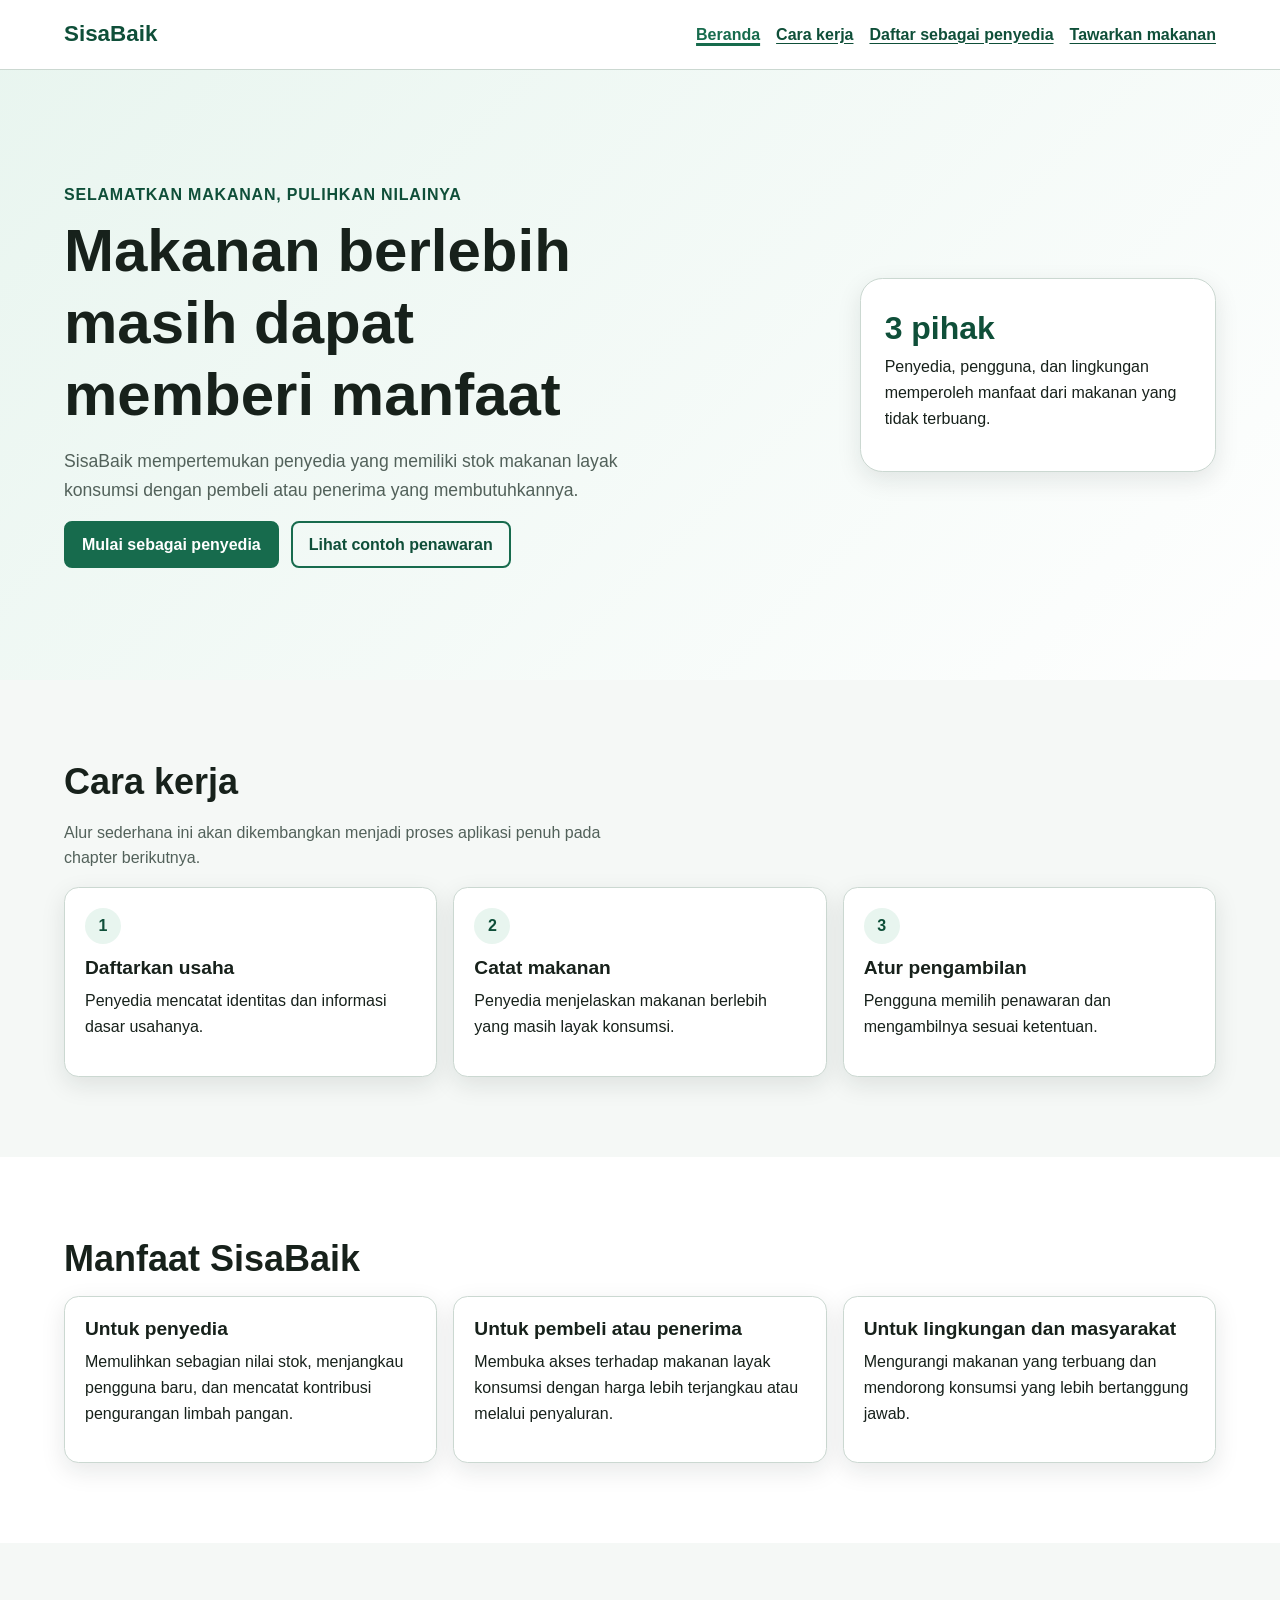
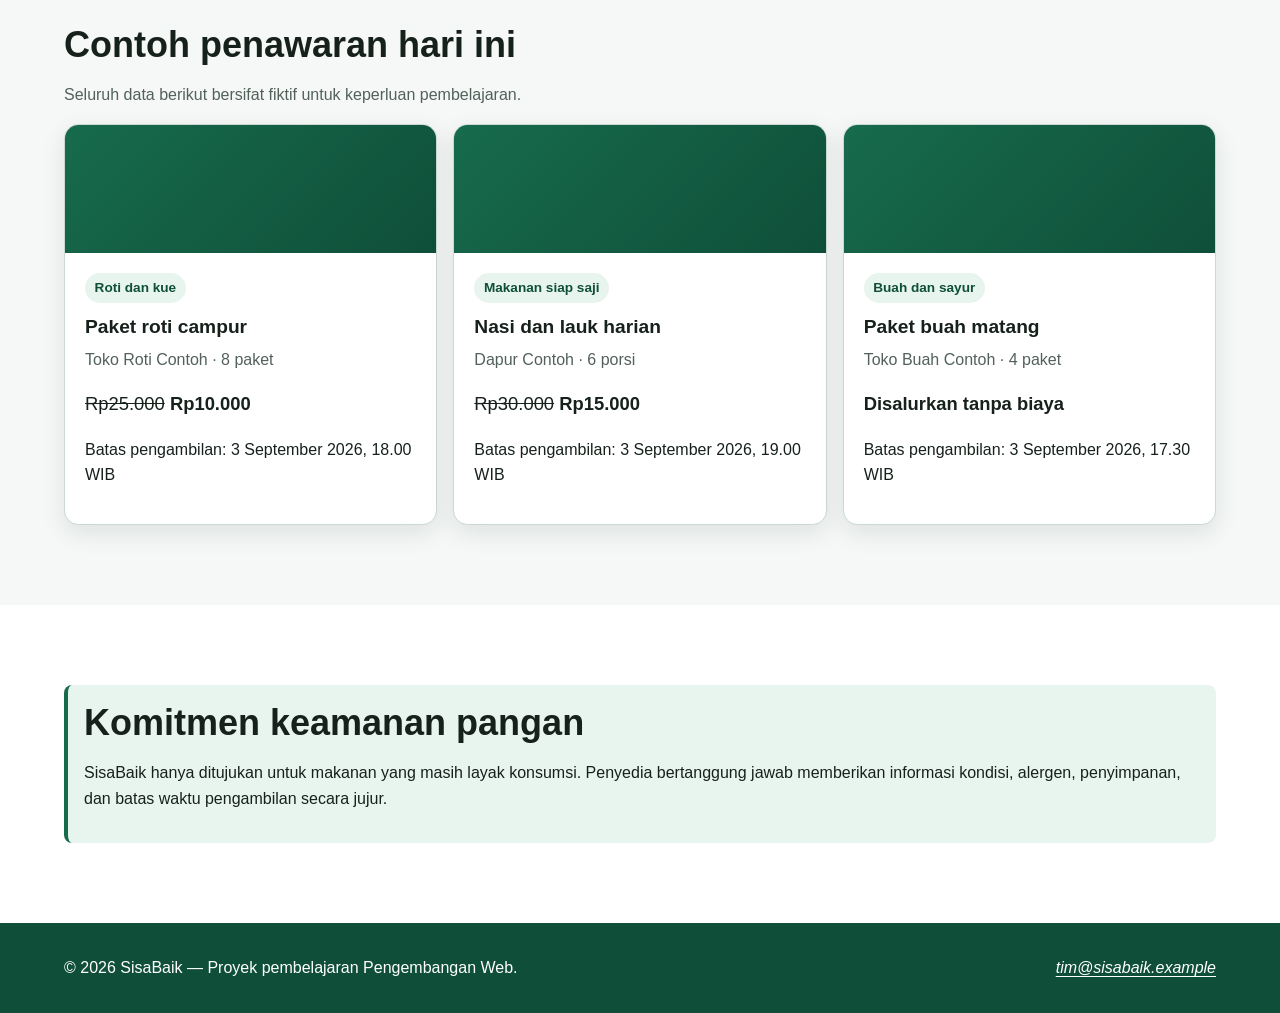
<file: index.html>
<!doctype html>
<html lang="id">
 <head>
 <meta charset="utf-8">
 <meta name="viewport" content="width=device-width, initial-scale=1">
 <meta name="description" content="SisaBaik membantu penyedia menawarkan makanan berlebih agar tetap bernilai,
terjangkau, dan tidak terbuang.">
 <title>Beranda | SisaBaik</title>
 <link rel="stylesheet" href="styles.css">
 </head>
 <body>
 <a class="skip-link" href="#konten-utama">Lewati ke konten utama</a>
 <header class="site-header">
 <div class="container header-layout">
 <p class="brand">SisaBaik</p>
 <nav aria-label="Navigasi utama">
 <ul class="nav-list">
 <li><a href="index.html" aria-current="page">Beranda</a></li>
 <li><a href="#cara-kerja">Cara kerja</a></li>
 <li><a href="daftar-penyedia.html">Daftar sebagai penyedia</a></li>
 <li><a href="tawarkan-makanan.html">Tawarkan makanan</a></li>
 </ul>
 </nav>
 </div>
 </header>
 <main id="konten-utama" tabindex="-1">
 <section class="hero" aria-labelledby="judul-utama">
 <div class="container hero-layout">
 <div>
 <p class="eyebrow">Selamatkan makanan, pulihkan nilainya</p>
 <h1 id="judul-utama">Makanan berlebih masih dapat memberi manfaat</h1>
 <p class="lead">SisaBaik mempertemukan penyedia yang memiliki stok makanan layak konsumsi dengan pembeli
atau penerima yang membutuhkannya.</p>
 <div class="button-group">
 <a class="button" href="daftar-penyedia.html">Mulai sebagai penyedia</a>
 <a class="button button-secondary" href="#penawaran-contoh">Lihat contoh penawaran</a>
</div>
 </div>
 <aside class="hero-panel" aria-label="Ringkasan manfaat SisaBaik">
 <strong>3 pihak</strong>
 <p>Penyedia, pengguna, dan lingkungan memperoleh manfaat dari makanan yang tidak terbuang.</p>
 </aside>
 </div>
 </section>
 <section class="section" id="cara-kerja" aria-labelledby="judul-cara-kerja">
 <div class="container">
 <h2 id="judul-cara-kerja">Cara kerja</h2>
 <p class="section-intro">Alur sederhana ini akan dikembangkan menjadi proses aplikasi penuh pada chapter
berikutnya.</p>
 <div class="steps-grid">
 <article class="card">
 <span class="step-number" aria-hidden="true">1</span>
 <h3>Daftarkan usaha</h3>
 <p>Penyedia mencatat identitas dan informasi dasar usahanya.</p>
 </article>
 <article class="card">
 <span class="step-number" aria-hidden="true">2</span>
 <h3>Catat makanan</h3>
 <p>Penyedia menjelaskan makanan berlebih yang masih layak konsumsi.</p>
 </article>
 <article class="card">
 <span class="step-number" aria-hidden="true">3</span>
 <h3>Atur pengambilan</h3>
 <p>Pengguna memilih penawaran dan mengambilnya sesuai ketentuan.</p>
 </article>
 </div>
 </div>
 </section>
 <section class="section section-alt" aria-labelledby="judul-manfaat">
 <div class="container">
 <h2 id="judul-manfaat">Manfaat SisaBaik</h2>
 <div class="benefit-grid">
 <article class="card">
 <h3>Untuk penyedia</h3>
 <p>Memulihkan sebagian nilai stok, menjangkau pengguna baru, dan mencatat kontribusi pengurangan limbah
pangan.</p>
 </article>
 <article class="card">
 <h3>Untuk pembeli atau penerima</h3>
 <p>Membuka akses terhadap makanan layak konsumsi dengan harga lebih terjangkau atau melalui
penyaluran.</p>
 </article>
 <article class="card">
 <h3>Untuk lingkungan dan masyarakat</h3>
 <p>Mengurangi makanan yang terbuang dan mendorong konsumsi yang lebih bertanggung jawab.</p>
 </article>
 </div>
 </div>
 </section>
 <section class="section" id="penawaran-contoh" aria-labelledby="judul-penawaran">
 <div class="container">
 <h2 id="judul-penawaran">Contoh penawaran hari ini</h2>
 <p class="section-intro">Seluruh data berikut bersifat fiktif untuk keperluan pembelajaran.</p>
 <div class="offer-grid">
 <article class="offer-card">
 <div class="offer-card__visual" aria-hidden="true"></div>
 <div class="offer-card__content">
 <span class="badge">Roti dan kue</span>
 <h3>Paket roti campur</h3>
 <p class="offer-card__meta">Toko Roti Contoh · <data value="8">8 paket</data></p>
 <p class="offer-card__price"><del>Rp25.000</del> <strong>Rp10.000</strong></p>
 <p>Batas pengambilan: <time datetime="2026-09-03T18:00:00+07:00">3 September 2026, 18.00
WIB</time></p>
 </div>
 </article>
 <article class="offer-card">
 <div class="offer-card__visual" aria-hidden="true"></div>
 <div class="offer-card__content">
 <span class="badge">Makanan siap saji</span>
<h3>Nasi dan lauk harian</h3>
 <p class="offer-card__meta">Dapur Contoh · <data value="6">6 porsi</data></p>
 <p class="offer-card__price"><del>Rp30.000</del> <strong>Rp15.000</strong></p>
 <p>Batas pengambilan: <time datetime="2026-09-03T19:00:00+07:00">3 September 2026, 19.00
WIB</time></p>
 </div>
 </article>
 <article class="offer-card">
 <div class="offer-card__visual" aria-hidden="true"></div>
 <div class="offer-card__content">
 <span class="badge">Buah dan sayur</span>
 <h3>Paket buah matang</h3>
 <p class="offer-card__meta">Toko Buah Contoh · <data value="4">4 paket</data></p>
 <p class="offer-card__price"><strong>Disalurkan tanpa biaya</strong></p>
 <p>Batas pengambilan: <time datetime="2026-09-03T17:30:00+07:00">3 September 2026, 17.30
WIB</time></p>
 </div>
 </article>
 </div>
 </div>
 </section>
 <section class="section section-alt" aria-labelledby="judul-keamanan">
 <div class="container">
 <div class="notice">
 <h2 id="judul-keamanan">Komitmen keamanan pangan</h2>
 <p>SisaBaik hanya ditujukan untuk makanan yang masih layak konsumsi. Penyedia bertanggung jawab memberikan
informasi kondisi, alergen, penyimpanan, dan batas waktu pengambilan secara jujur.</p>
 </div>
 </div>
 </section>
 </main>
 <footer class="site-footer">
 <div class="container footer-layout">
 <p>&copy; 2026 SisaBaik — Proyek pembelajaran Pengembangan Web.</p>
 <address><a href="mailto:tim@sisabaik.example">tim@sisabaik.example</a></address>
 </div>
 </footer>
 </body>
</html>
</file>
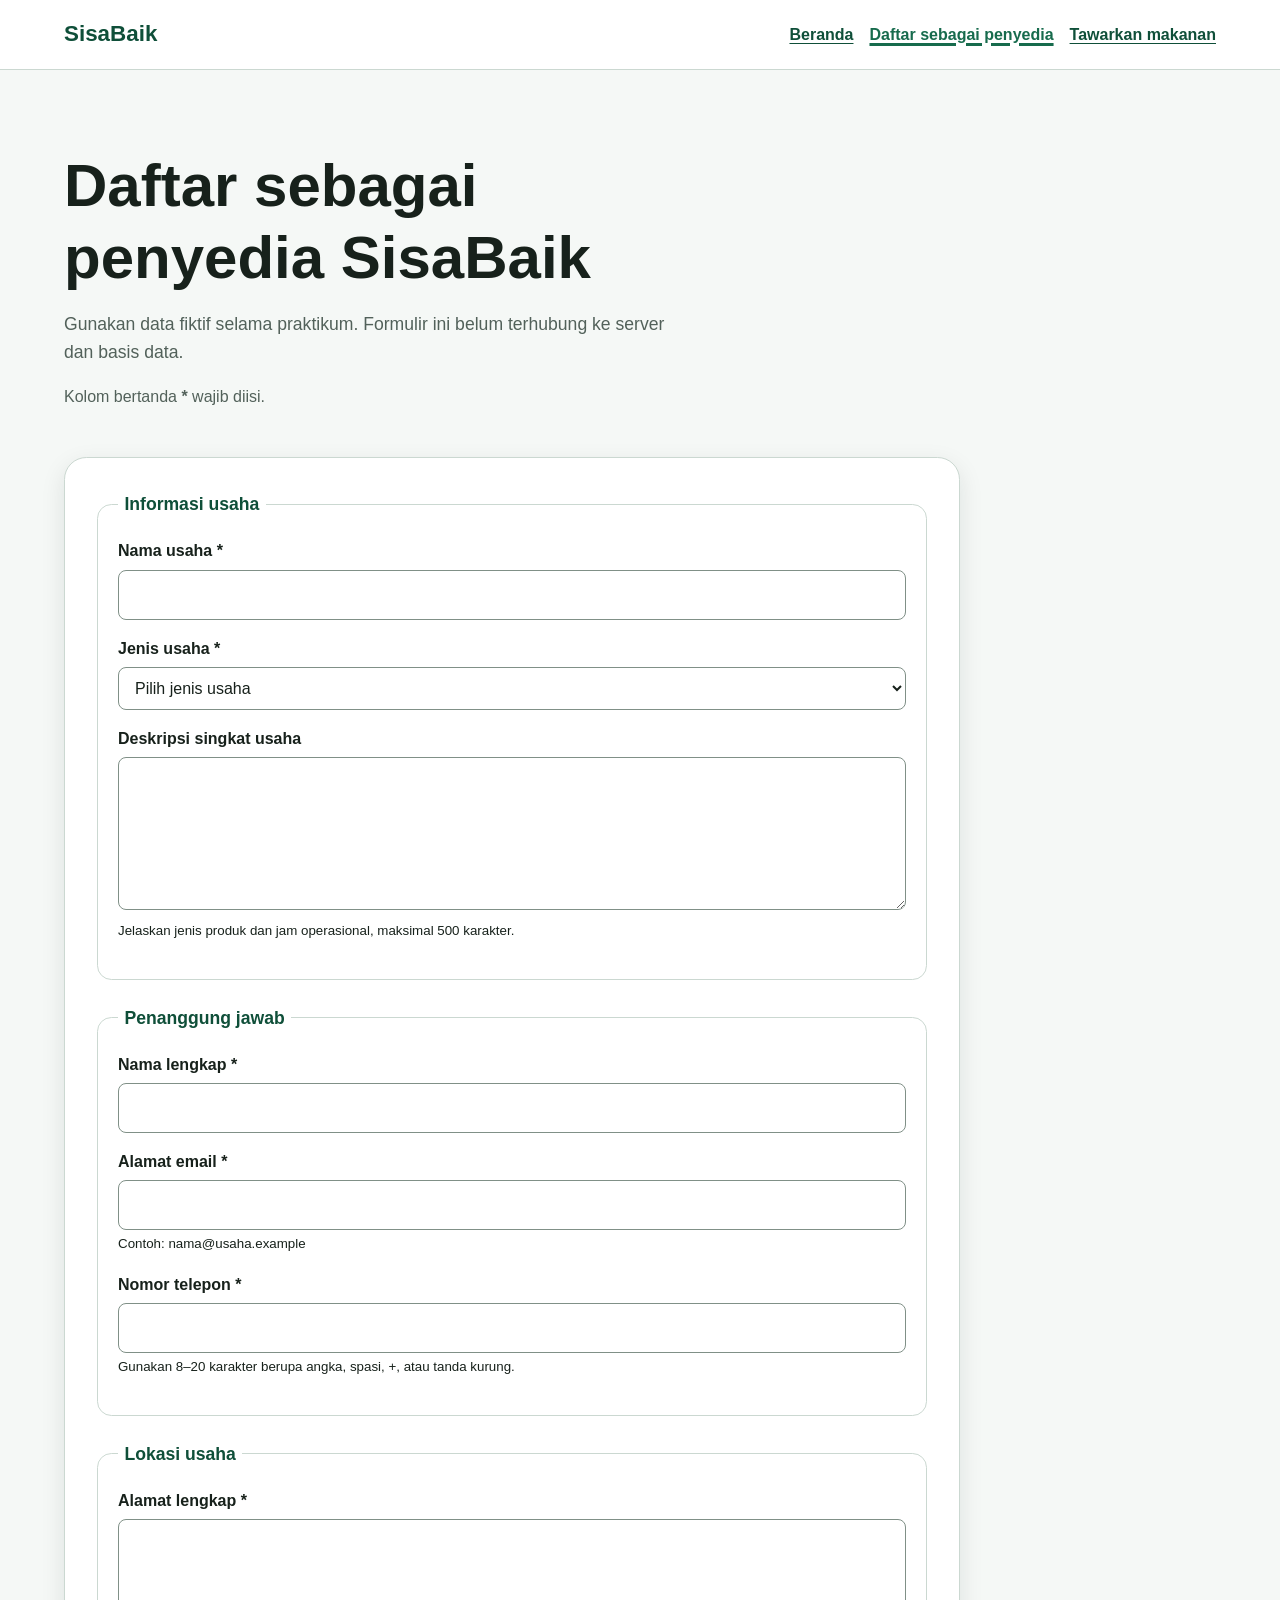
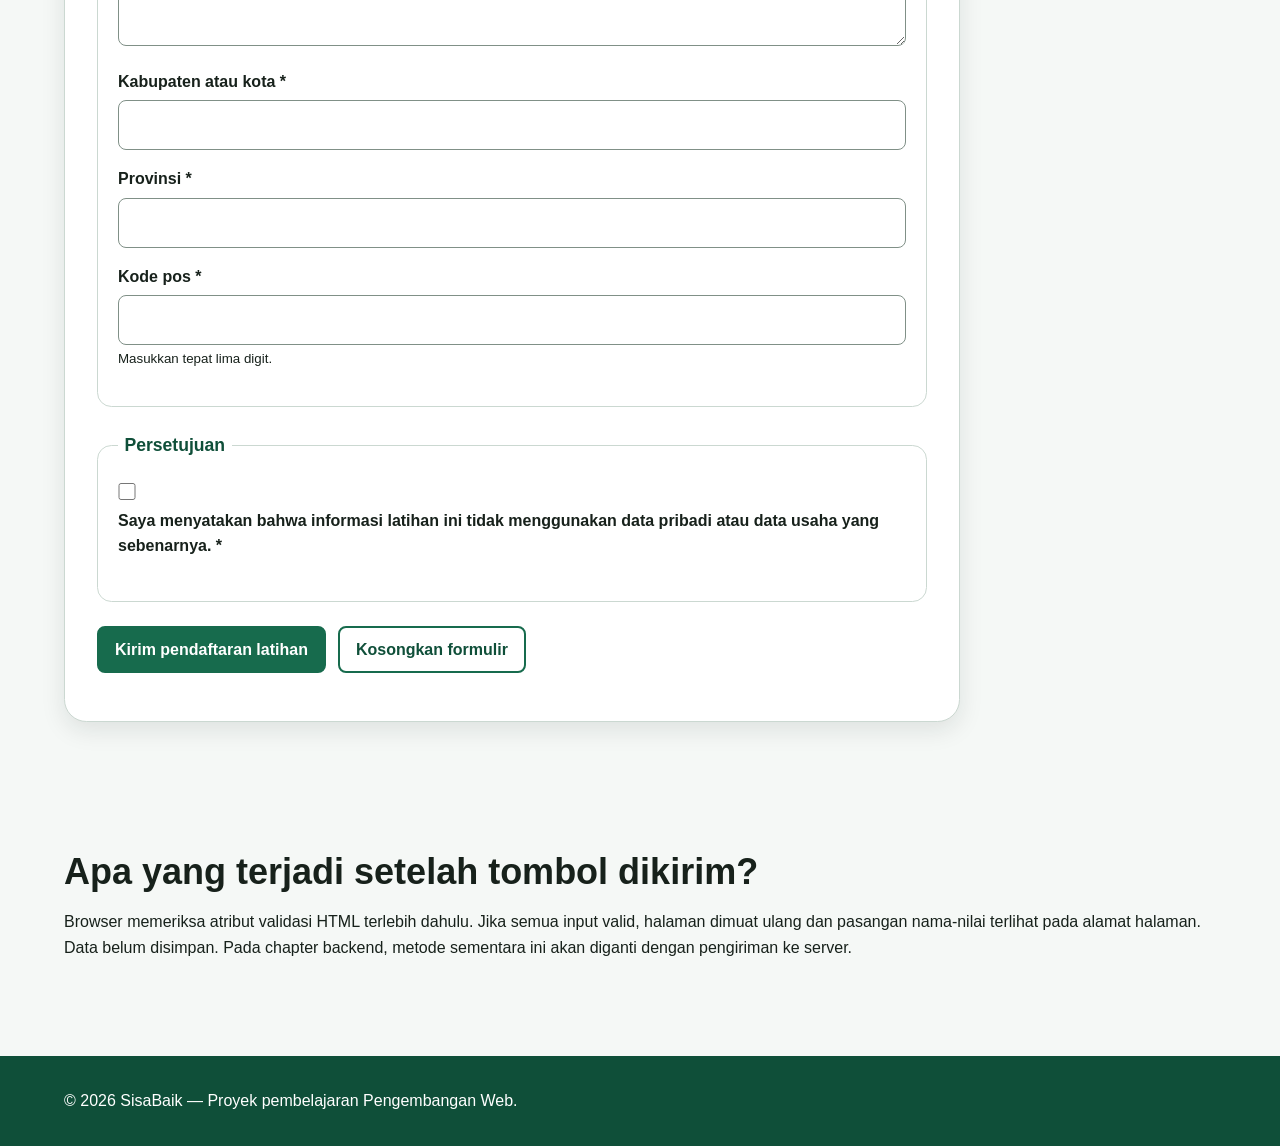
<file: daftar-penyedia.html>
<!doctype html>
<html lang="id">
 <head>
 <meta charset="utf-8">
 <meta name="viewport" content="width=device-width, initial-scale=1">
 <meta
 name="description"
 content="Formulir prototipe untuk mendaftarkan usaha sebagai penyedia makanan di SisaBaik."
 >
 <title>Daftar Penyedia | SisaBaik</title>
 <link rel="stylesheet" href="styles.css">
 </head>
 <body>
 <a class="skip-link" href="#konten-utama">Lewati ke konten utama</a>
 <header class="site-header">
 <div class="container header-layout">
 <p class="brand">SisaBaik</p>
 <nav aria-label="Navigasi utama">
 <ul class="nav-list">
 <li><a href="index.html">Beranda</a></li>
 <li>
 <a href="daftar-penyedia.html" aria-current="page">
 Daftar sebagai penyedia
 </a>
 </li>
 <li><a href="tawarkan-makanan.html">Tawarkan makanan</a></li>
 </ul>
 </nav>
 </div>
 </header>
 <main class="container" id="konten-utama" tabindex="-1">
 <div class="page-heading">
 <h1>Daftar sebagai penyedia SisaBaik</h1>
 <p class="lead">
Gunakan data fiktif selama praktikum. Formulir ini belum terhubung ke
 server dan basis data.
 </p>
 <p class="required-note" id="petunjuk-wajib">Kolom bertanda <strong>*</strong> wajib diisi.</p>
 </div>
 <form
 class="form-card"
 action="daftar-penyedia.html"
 method="get"
 aria-describedby="petunjuk-wajib"
 >
 <fieldset class="form-section">
 <legend>Informasi usaha</legend>
 <p>
 <label for="nama-usaha">Nama usaha *</label><br>
 <input
 type="text"
 id="nama-usaha"
 name="nama_usaha"
 autocomplete="organization"
 minlength="3"
 maxlength="100"
 required
 >
 </p>
 <p>
 <label for="jenis-usaha">Jenis usaha *</label><br>
 <select id="jenis-usaha" name="jenis_usaha" required>
 <option value="">Pilih jenis usaha</option>
 <option value="restoran">Restoran</option>
 <option value="toko-roti">Toko roti</option>
 <option value="katering">Katering</option>
 <option value="ritel">Toko ritel</option>
<option value="hotel">Hotel atau penginapan</option>
 <option value="lainnya">Lainnya</option>
 </select>
 </p>
 <p>
 <label for="deskripsi-usaha">Deskripsi singkat usaha</label><br>
 <textarea
 id="deskripsi-usaha"
 name="deskripsi_usaha"
 rows="5"
 maxlength="500"
 aria-describedby="bantuan-deskripsi"
 ></textarea><br>
 <small id="bantuan-deskripsi">
 Jelaskan jenis produk dan jam operasional, maksimal 500 karakter.
 </small>
 </p>
 </fieldset>
 <fieldset class="form-section">
 <legend>Penanggung jawab</legend>
 <p>
 <label for="nama-penanggung-jawab">Nama lengkap *</label><br>
 <input
 type="text"
 id="nama-penanggung-jawab"
 name="nama_penanggung_jawab"
 autocomplete="name"
 minlength="3"
 maxlength="100"
 required
 >
 </p>
<p>
 <label for="email">Alamat email *</label><br>
 <input
 type="email"
 id="email"
 name="email"
 autocomplete="email"
 maxlength="254"
 aria-describedby="bantuan-email"
 required
 ><br>
 <small id="bantuan-email">Contoh: nama@usaha.example</small>
 </p>
 <p>
 <label for="telepon">Nomor telepon *</label><br>
 <input
 type="tel"
 id="telepon"
 name="telepon"
 autocomplete="tel"
 inputmode="tel"
 pattern="[0-9+() ]{8,20}"
 aria-describedby="bantuan-telepon"
 required
 ><br>
 <small id="bantuan-telepon">
 Gunakan 8–20 karakter berupa angka, spasi, +, atau tanda kurung.
 </small>
 </p>
 </fieldset>
 <fieldset class="form-section">
 <legend>Lokasi usaha</legend>
 <p>
<label for="alamat">Alamat lengkap *</label><br>
 <textarea
 id="alamat"
 name="alamat"
 rows="4"
 autocomplete="street-address"
 minlength="10"
 maxlength="250"
 required
 ></textarea>
 </p>
 <p>
 <label for="kota">Kabupaten atau kota *</label><br>
 <input
 type="text"
 id="kota"
 name="kota"
 autocomplete="address-level2"
 maxlength="100"
 required
 >
 </p>
 <p>
 <label for="provinsi">Provinsi *</label><br>
 <input
 type="text"
 id="provinsi"
 name="provinsi"
 autocomplete="address-level1"
 maxlength="100"
 required
 >
 </p>
<p>
 <label for="kode-pos">Kode pos *</label><br>
 <input
 type="text"
 id="kode-pos"
 name="kode_pos"
 autocomplete="postal-code"
 inputmode="numeric"
 pattern="[0-9]{5}"
 aria-describedby="bantuan-kode-pos"
 required
 ><br>
 <small id="bantuan-kode-pos">Masukkan tepat lima digit.</small>
 </p>
 </fieldset>
 <fieldset class="form-section">
 <legend>Persetujuan</legend>
 <p>
 <input
 type="checkbox"
 id="persetujuan"
 name="persetujuan"
 value="setuju"
 required
 >
 <label for="persetujuan">
 Saya menyatakan bahwa informasi latihan ini tidak menggunakan
 data pribadi atau data usaha yang sebenarnya. *
 </label>
 </p>
 </fieldset>
 <p class="form-actions">
 <button class="button" type="submit">Kirim pendaftaran latihan</button>
 <button class="button button-secondary" type="reset">Kosongkan formulir</button>
</p>
 </form>
 <section class="section" aria-labelledby="catatan-prototipe">
 <h2 id="catatan-prototipe">Apa yang terjadi setelah tombol dikirim?</h2>
 <p>
 Browser memeriksa atribut validasi HTML terlebih dahulu. Jika semua
 input valid, halaman dimuat ulang dan pasangan nama-nilai terlihat
 pada alamat halaman. Data belum disimpan. Pada chapter backend,
 metode sementara ini akan diganti dengan pengiriman ke server.
 </p>
 </section>
 </main>
 <footer class="site-footer">
 <div class="container footer-layout">
 <p>&copy; 2026 SisaBaik — Proyek pembelajaran Pengembangan Web.</p>
 </div>
 </footer>
 </body>
</html>
</file>
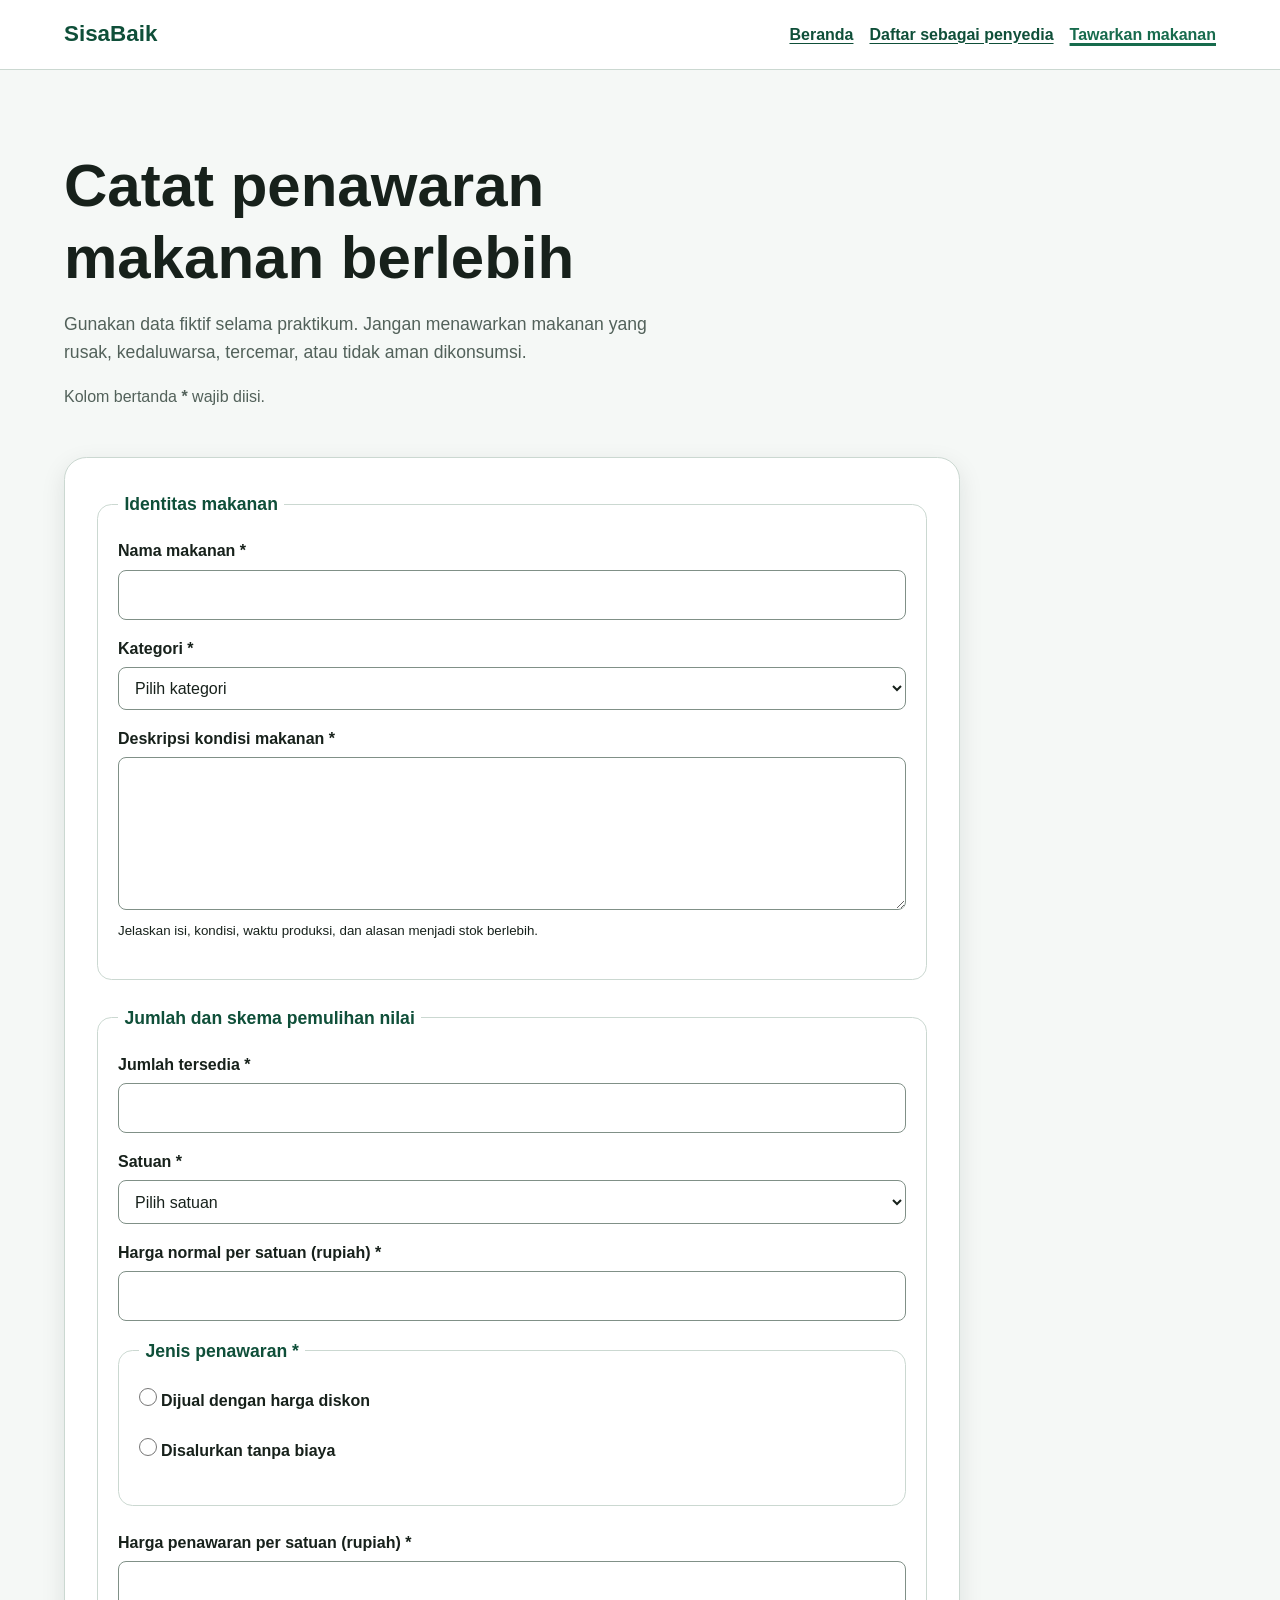
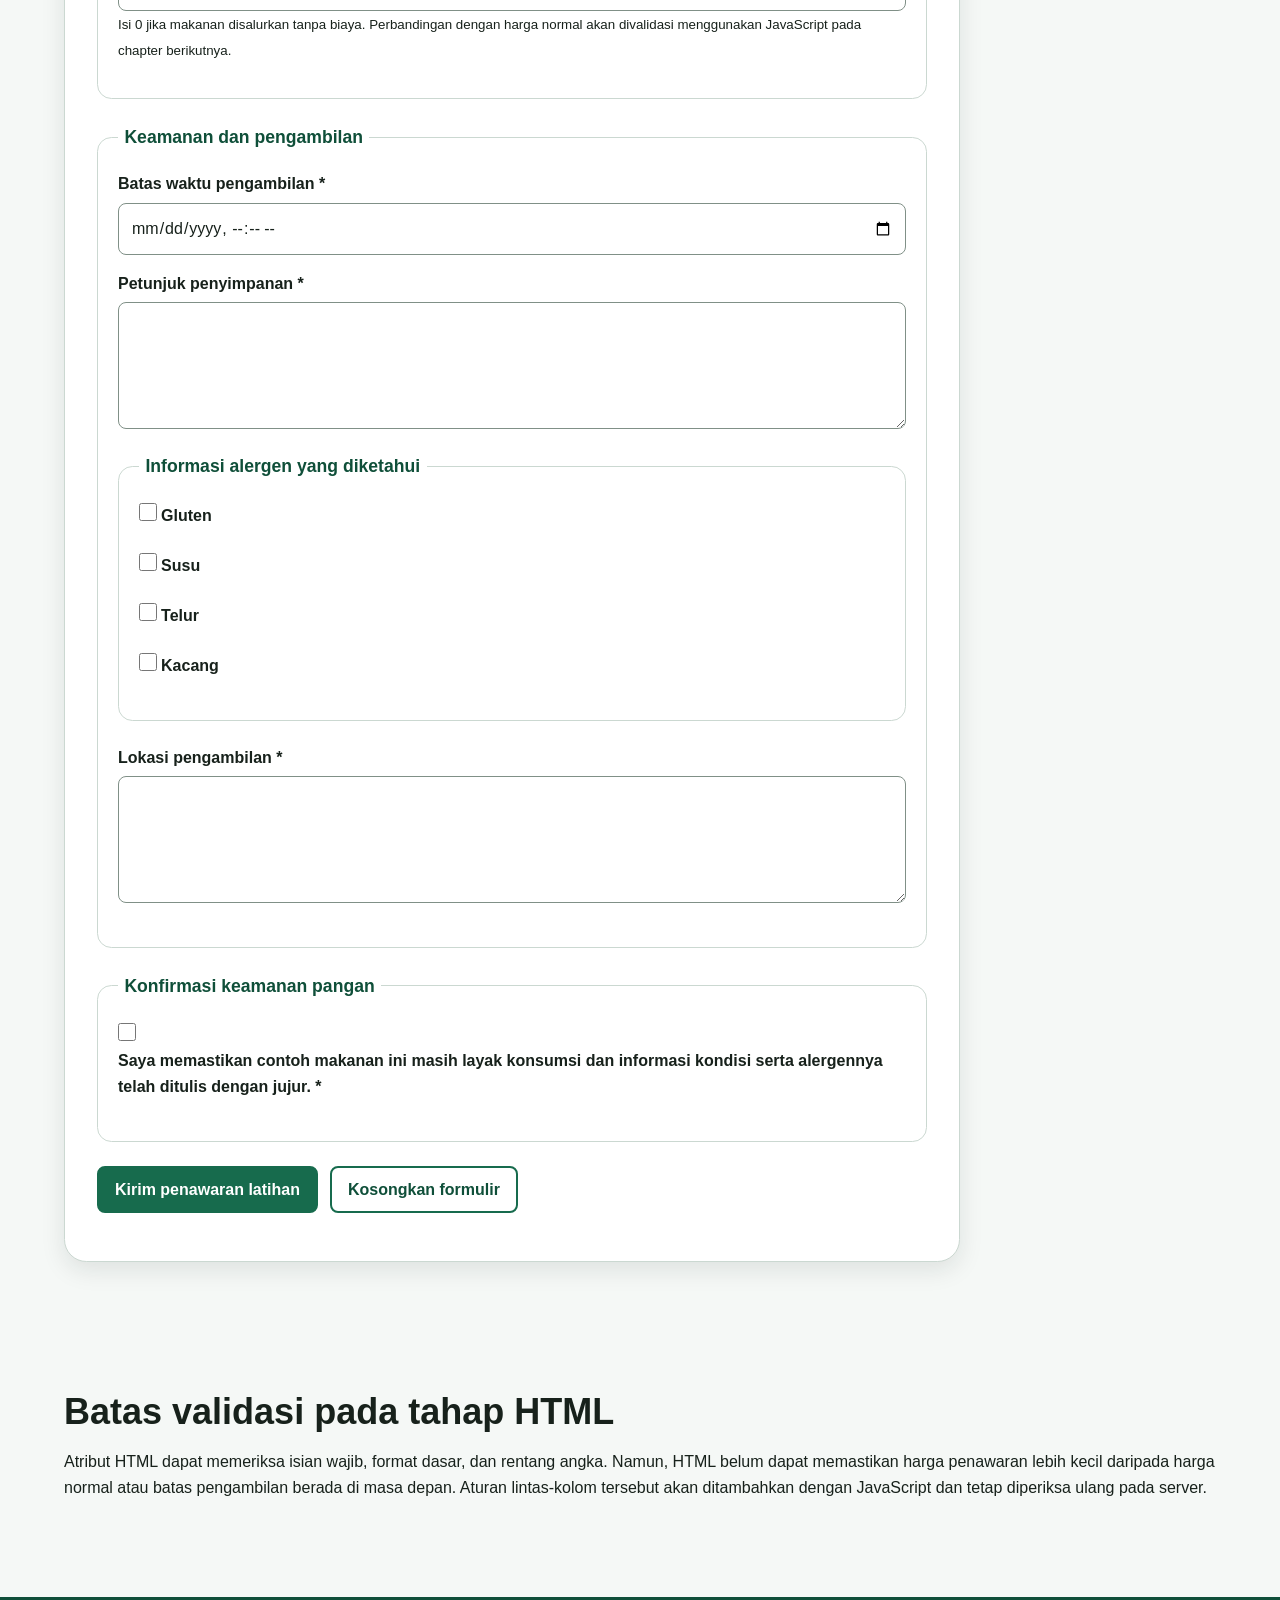
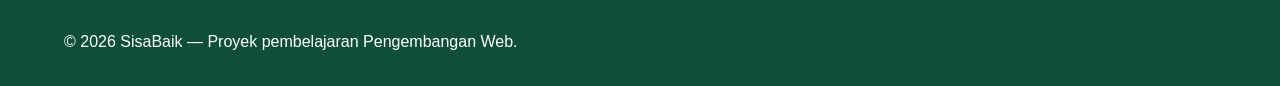
<file: tawarkan-makanan.html>
<!doctype html>
<html lang="id">
 <head>
 <meta charset="utf-8">
 <meta name="viewport" content="width=device-width, initial-scale=1">
 <meta
 name="description"
 content="Formulir prototipe untuk mencatat makanan berlebih yang akan ditawarkan melalui SisaBaik."
 >
 <title>Tawarkan Makanan | SisaBaik</title>
 <link rel="stylesheet" href="styles.css">
 </head>
 <body>
 <a class="skip-link" href="#konten-utama">Lewati ke konten utama</a>
 <header class="site-header">
 <div class="container header-layout">
 <p class="brand">SisaBaik</p>
 <nav aria-label="Navigasi utama">
 <ul class="nav-list">
 <li><a href="index.html">Beranda</a></li>
 <li><a href="daftar-penyedia.html">Daftar sebagai penyedia</a></li>
 <li>
 <a href="tawarkan-makanan.html" aria-current="page">
 Tawarkan makanan
 </a>
 </li>
 </ul>
 </nav>
 </div>
 </header>
 <main class="container" id="konten-utama" tabindex="-1">
 <div class="page-heading">
 <h1>Catat penawaran makanan berlebih</h1>
 <p class="lead">
Gunakan data fiktif selama praktikum. Jangan menawarkan makanan yang
 rusak, kedaluwarsa, tercemar, atau tidak aman dikonsumsi.
 </p>
 <p class="required-note" id="petunjuk-wajib">Kolom bertanda <strong>*</strong> wajib diisi.</p>
 </div>
 <form
 class="form-card"
 action="tawarkan-makanan.html"
 method="get"
 aria-describedby="petunjuk-wajib"
 >
 <fieldset class="form-section">
 <legend>Identitas makanan</legend>
 <p>
 <label for="nama-makanan">Nama makanan *</label><br>
 <input
 type="text"
 id="nama-makanan"
 name="nama_makanan"
 minlength="3"
 maxlength="120"
 required
 >
 </p>
 <p>
 <label for="kategori">Kategori *</label><br>
 <select id="kategori" name="kategori" required>
 <option value="">Pilih kategori</option>
 <option value="makanan-siap-saji">Makanan siap saji</option>
 <option value="roti-kue">Roti atau kue</option>
 <option value="buah-sayur">Buah atau sayur</option>
 <option value="minuman">Minuman</option>
 <option value="bahan-pangan">Bahan pangan</option>
 <option value="lainnya">Lainnya</option>
 </select>
 </p>
 <p>
 <label for="deskripsi-makanan">Deskripsi kondisi makanan *</label><br>
 <textarea
 id="deskripsi-makanan"
 name="deskripsi_makanan"
 rows="5"
 minlength="20"
 maxlength="600"
 aria-describedby="bantuan-deskripsi-makanan"
 required
 ></textarea><br>
 <small id="bantuan-deskripsi-makanan">
 Jelaskan isi, kondisi, waktu produksi, dan alasan menjadi stok berlebih.
 </small>
 </p>
 </fieldset>
 <fieldset class="form-section">
 <legend>Jumlah dan skema pemulihan nilai</legend>
 <p>
 <label for="jumlah">Jumlah tersedia *</label><br>
 <input
 type="number"
 id="jumlah"
 name="jumlah"
 min="1"
 max="1000"
 step="1"
 required
 >
 </p>
<p>
 <label for="satuan">Satuan *</label><br>
 <select id="satuan" name="satuan" required>
 <option value="">Pilih satuan</option>
 <option value="porsi">Porsi</option>
 <option value="paket">Paket</option>
 <option value="buah">Buah</option>
 <option value="kilogram">Kilogram</option>
 <option value="liter">Liter</option>
 </select>
 </p>
 <p>
 <label for="harga-normal">Harga normal per satuan (rupiah) *</label><br>
 <input
 type="number"
 id="harga-normal"
 name="harga_normal"
 min="0"
 max="10000000"
 step="500"
 required
 >
 </p>
 <fieldset class="form-section">
 <legend>Jenis penawaran *</legend>
 <p>
 <input
 type="radio"
 id="jenis-diskon"
 name="jenis_penawaran"
 value="diskon"
 required
 >
<label for="jenis-diskon">Dijual dengan harga diskon</label>
 </p>
 <p>
 <input
 type="radio"
 id="jenis-donasi"
 name="jenis_penawaran"
 value="donasi"
 >
 <label for="jenis-donasi">Disalurkan tanpa biaya</label>
 </p>
 </fieldset>
 <p>
 <label for="harga-pemulihan">Harga penawaran per satuan (rupiah) *</label><br>
 <input
 type="number"
 id="harga-pemulihan"
 name="harga_penawaran"
 min="0"
 max="10000000"
 step="500"
 aria-describedby="bantuan-harga"
 required
 ><br>
 <small id="bantuan-harga">
 Isi 0 jika makanan disalurkan tanpa biaya. Perbandingan dengan
 harga normal akan divalidasi menggunakan JavaScript pada chapter berikutnya.
 </small>
 </p>
 </fieldset>
 <fieldset class="form-section">
 <legend>Keamanan dan pengambilan</legend>
 <p>
<label for="batas-pengambilan">Batas waktu pengambilan *</label><br>
 <input
 type="datetime-local"
 id="batas-pengambilan"
 name="batas_pengambilan"
 required
 >
 </p>
 <p>
 <label for="petunjuk-penyimpanan">Petunjuk penyimpanan *</label><br>
 <textarea
 id="petunjuk-penyimpanan"
 name="petunjuk_penyimpanan"
 rows="4"
 minlength="10"
 maxlength="300"
 required
 ></textarea>
 </p>
 <fieldset class="form-section">
 <legend>Informasi alergen yang diketahui</legend>
 <p>
 <input type="checkbox" id="alergen-gluten" name="alergen" value="gluten">
 <label for="alergen-gluten">Gluten</label>
 </p>
 <p>
 <input type="checkbox" id="alergen-susu" name="alergen" value="susu">
 <label for="alergen-susu">Susu</label>
 </p>
 <p>
 <input type="checkbox" id="alergen-telur" name="alergen" value="telur">
 <label for="alergen-telur">Telur</label>
 </p>
 <p>
<input type="checkbox" id="alergen-kacang" name="alergen" value="kacang">
 <label for="alergen-kacang">Kacang</label>
 </p>
 </fieldset>
 <p>
 <label for="lokasi-pengambilan">Lokasi pengambilan *</label><br>
 <textarea
 id="lokasi-pengambilan"
 name="lokasi_pengambilan"
 rows="4"
 autocomplete="street-address"
 minlength="10"
 maxlength="250"
 required
 ></textarea>
 </p>
 </fieldset>
 <fieldset class="form-section">
 <legend>Konfirmasi keamanan pangan</legend>
 <p>
 <input
 type="checkbox"
 id="konfirmasi-keamanan"
 name="konfirmasi_keamanan"
 value="terkonfirmasi"
 required
 >
 <label for="konfirmasi-keamanan">
 Saya memastikan contoh makanan ini masih layak konsumsi dan
 informasi kondisi serta alergennya telah ditulis dengan jujur. *
 </label>
 </p>
 </fieldset>
<p class="form-actions">
 <button class="button" type="submit">Kirim penawaran latihan</button>
 <button class="button button-secondary" type="reset">Kosongkan formulir</button>
 </p>
 </form>
 <section class="section" aria-labelledby="batas-validasi-html">
 <h2 id="batas-validasi-html">Batas validasi pada tahap HTML</h2>
 <p>
 Atribut HTML dapat memeriksa isian wajib, format dasar, dan rentang
 angka. Namun, HTML belum dapat memastikan harga penawaran lebih kecil
 daripada harga normal atau batas pengambilan berada di masa depan.
 Aturan lintas-kolom tersebut akan ditambahkan dengan JavaScript dan
 tetap diperiksa ulang pada server.
 </p>
 </section>
 </main>
 <footer class="site-footer">
 <div class="container footer-layout">
 <p>&copy; 2026 SisaBaik — Proyek pembelajaran Pengembangan Web.</p>
 </div>
 </footer>
 </body>
</file>
<file: styles.css>
:root {
 --color-primary: #176b4d;
 --color-primary-dark: #0f4f39;
 --color-primary-soft: #e8f5ef;
 --color-accent: #f2b84b;
 --color-text: #17211b;
 --color-muted: #52615a;
 --color-surface: #ffffff;
 --color-background: #f5f8f6;
 --color-border: #cbd8d1;
 --color-danger: #a52a2a;
 --shadow-card: 0 0.5rem 1.5rem rgb(23 33 27 / 10%);
 --radius-small: 0.5rem;
 --radius-medium: 0.9rem;
 --radius-large: 1.4rem;
 --content-width: 72rem;
}
*,
*::before,
*::after {
 box-sizing: border-box;
}
html {
 scroll-behavior: smooth;
}
body {
 margin: 0;
 background: var(--color-background);
 color: var(--color-text);
 font-family: Arial, Helvetica, sans-serif;
 font-size: 1rem;
 line-height: 1.6;
}
h1,
h2,
h3,
p {
 margin-block-start: 0;
}
h1,
h2,
h3 {
 line-height: 1.2;
}
h1 {
 max-width: 18ch;
 margin-block-end: 1rem;
 font-size: clamp(2rem, 7vw, 3.75rem);
}
h2 {
 margin-block-end: 1rem;
 font-size: clamp(1.5rem, 4vw, 2.25rem);
}
h3 {
 margin-block-end: 0.6rem;
 font-size: 1.2rem;
}
a {
 color: var(--color-primary-dark);
 text-underline-offset: 0.2em;
}
a:hover {
    text-decoration-thickness: 0.18em;
}
:focus-visible {
 outline: 0.2rem solid var(--color-accent);
 outline-offset: 0.2rem;
}
.skip-link {
 position: absolute;
 inset-block-start: 0.5rem;
 inset-inline-start: 0.5rem;
 z-index: 100;
 padding: 0.7rem 1rem;
 border-radius: var(--radius-small);
 background: var(--color-text);
 color: var(--color-surface);
 transform: translateY(-180%);
}
.skip-link:focus {
 transform: translateY(0);
}
.container {
 width: min(100% - 2rem, var(--content-width));
 margin-inline: auto;
}
.site-header {
 background: var(--color-surface);
 border-block-end: 0.0625rem solid var(--color-border);
}
.header-layout {
 display: flex;
 flex-direction: column;
 gap: 0.75rem;
 padding-block: 1rem;
} 
.brand {
 margin: 0;
 color: var(--color-primary-dark);
 font-size: 1.4rem;
 font-weight: 700;
}
.nav-list {
 display: flex;
 flex-wrap: wrap;
 gap: 0.5rem 1rem;
 margin: 0;
 padding: 0;
 list-style: none;
}
.nav-list a {
 display: inline-block;
 padding-block: 0.35rem;
 font-weight: 700;
}
.nav-list a[aria-current="page"] {
 color: var(--color-primary);
 text-decoration-thickness: 0.2em;
}
.hero {
 padding-block: clamp(3rem, 10vw, 7rem);
 background:
 linear-gradient(135deg, rgb(232 245 239 / 95%), rgb(255 255 255 / 92%));
 }
.hero-layout {
 display: grid;
 gap: 2rem;
 align-items: center;
}
.eyebrow {
 margin-block-end: 0.5rem;
 color: var(--color-primary-dark);
 font-weight: 700;
 letter-spacing: 0.05em;
 text-transform: uppercase;
}
.lead {
 max-width: 62ch;
 color: var(--color-muted);
 font-size: 1.1rem;
}
.hero-panel {
 padding: 1.5rem;
 border: 0.0625rem solid var(--color-border);
 border-radius: var(--radius-large);
 background: var(--color-surface);
 box-shadow: var(--shadow-card);
}
.hero-panel strong {
 display: block;
 color: var(--color-primary-dark);
 font-size: 2rem;
}
.button-group,
.form-actions {
 display: flex;
 flex-wrap: wrap;
 gap: 0.75rem;
 align-items: center;
}
.button {
 display: inline-block;
 padding: 0.75rem 1rem;
 border: 0.125rem solid var(--color-primary);
 border-radius: var(--radius-small);
 background: var(--color-primary);
 color: var(--color-surface);
 font: inherit;
 font-weight: 700;
 line-height: 1.2;
 text-decoration: none;
 cursor: pointer;
}
.button:hover {
 background: var(--color-primary-dark);
 border-color: var(--color-primary-dark);
}
.button-secondary {
 background: transparent;
 color: var(--color-primary-dark);
}
.section {
 padding-block: clamp(2.5rem, 7vw, 5rem);
}
.section-alt {
 background: var(--color-surface);
}
.section-intro {
 max-width: 65ch;
 color: var(--color-muted);
}
.steps-grid,
.benefit-grid,
.offer-grid {
 display: grid;
 grid-template-columns: 1fr;
 gap: 1rem;
}
.card {
 padding: 1.25rem;
 border: 0.0625rem solid var(--color-border);
 border-radius: var(--radius-medium);
 background: var(--color-surface);
 box-shadow: var(--shadow-card);
}
.step-number {
 display: inline-grid;
 width: 2.25rem;
 height: 2.25rem;
 margin-block-end: 0.75rem;
 place-items: center;
 border-radius: 50%;
 background: var(--color-primary-soft);
 color: var(--color-primary-dark);
 font-weight: 700;
}
.offer-card {
 display: flex;
 flex-direction: column;
 overflow: hidden;
 border: 0.0625rem solid var(--color-border);
 border-radius: var(--radius-medium);
 background: var(--color-surface);
 box-shadow: var(--shadow-card);
}
.offer-card__visual {
 min-height: 8rem;
 background: linear-gradient(135deg, var(--color-primary), var(--color-primary-dark));
}
.offer-card__content {
 display: flex;
 flex: 1;
 flex-direction: column;
 padding: 1.25rem;
}
.offer-card__meta {
 color: var(--color-muted);
}
.offer-card__price {
 margin-block-start: auto;
 font-size: 1.15rem;
}
.badge {
 display: inline-block;
 width: fit-content;
 margin-block-end: 0.75rem;

  padding: 0.25rem 0.6rem;
 border-radius: 999px;
 background: var(--color-primary-soft);
 color: var(--color-primary-dark);
 font-size: 0.85rem;
 font-weight: 700;
}
.notice {
 padding: 1rem;
 border-inline-start: 0.3rem solid var(--color-primary);
 border-radius: var(--radius-small);
 background: var(--color-primary-soft);
}
.page-heading {
 padding-block: clamp(2.5rem, 7vw, 5rem) 2rem;
}
.form-card {
 max-width: 56rem;
 margin-block-end: 3rem;
 padding: clamp(1rem, 4vw, 2rem);
 border: 0.0625rem solid var(--color-border);
 border-radius: var(--radius-large);
 background: var(--color-surface);
 box-shadow: var(--shadow-card);
}
.form-section {
 margin: 0 0 1.5rem;
 padding: 1.25rem;
 border: 0.0625rem solid var(--color-border);
 border-radius: var(--radius-medium);
}
.form-section legend {
 padding-inline: 0.4rem;
 color: var(--color-primary-dark);
 font-size: 1.1rem;
 font-weight: 700;
}
label {
 display: inline-block;
 margin-block-end: 0.35rem;
 font-weight: 700;
}
input,
select,
textarea {
 width: 100%;
 padding: 0.7rem 0.75rem;
 border: 0.0625rem solid #809087;
 border-radius: var(--radius-small);
 background: var(--color-surface);
 color: var(--color-text);
 font: inherit; }
textarea {
 resize: vertical; }
input:focus,
select:focus,
textarea:focus {
 border-color: var(--color-primary-dark);
}
input[type="checkbox"],

input[type="radio"] {
 width: 1.1rem;
 height: 1.1rem;
 margin: 0.2rem 0 0;
 accent-color: var(--color-primary);
}
.required-note {
 color: var(--color-muted);
}
.site-footer {
 padding-block: 2rem;
 background: var(--color-primary-dark);
 color: var(--color-surface);
}
.site-footer a {
 color: var(--color-surface);
}
.footer-layout {
 display: flex;
 flex-direction: column;
 gap: 0.5rem; }
.footer-layout p,
.footer-layout address {
 margin: 0; }
@media (min-width: 48rem) {
 .header-layout {
 flex-direction: row;
 justify-content: space-between;
align-items: center;
 }
 .hero-layout {
 grid-template-columns: minmax(0, 1.5fr) minmax(15rem, 0.7fr);
 }
 .steps-grid,
 .benefit-grid {
 grid-template-columns: repeat(3, minmax(0, 1fr));
 }
 .offer-grid {
 grid-template-columns: repeat(2, minmax(0, 1fr));
 }
 .footer-layout {
 flex-direction: row;
 justify-content: space-between;
 align-items: center;
 }
}
@media (min-width: 68rem) {
 .offer-grid {
 grid-template-columns: repeat(3, minmax(0, 1fr));
 }
}
@media (prefers-reduced-motion: reduce) {
 html {
 scroll-behavior: auto;
 }
}
</file>
